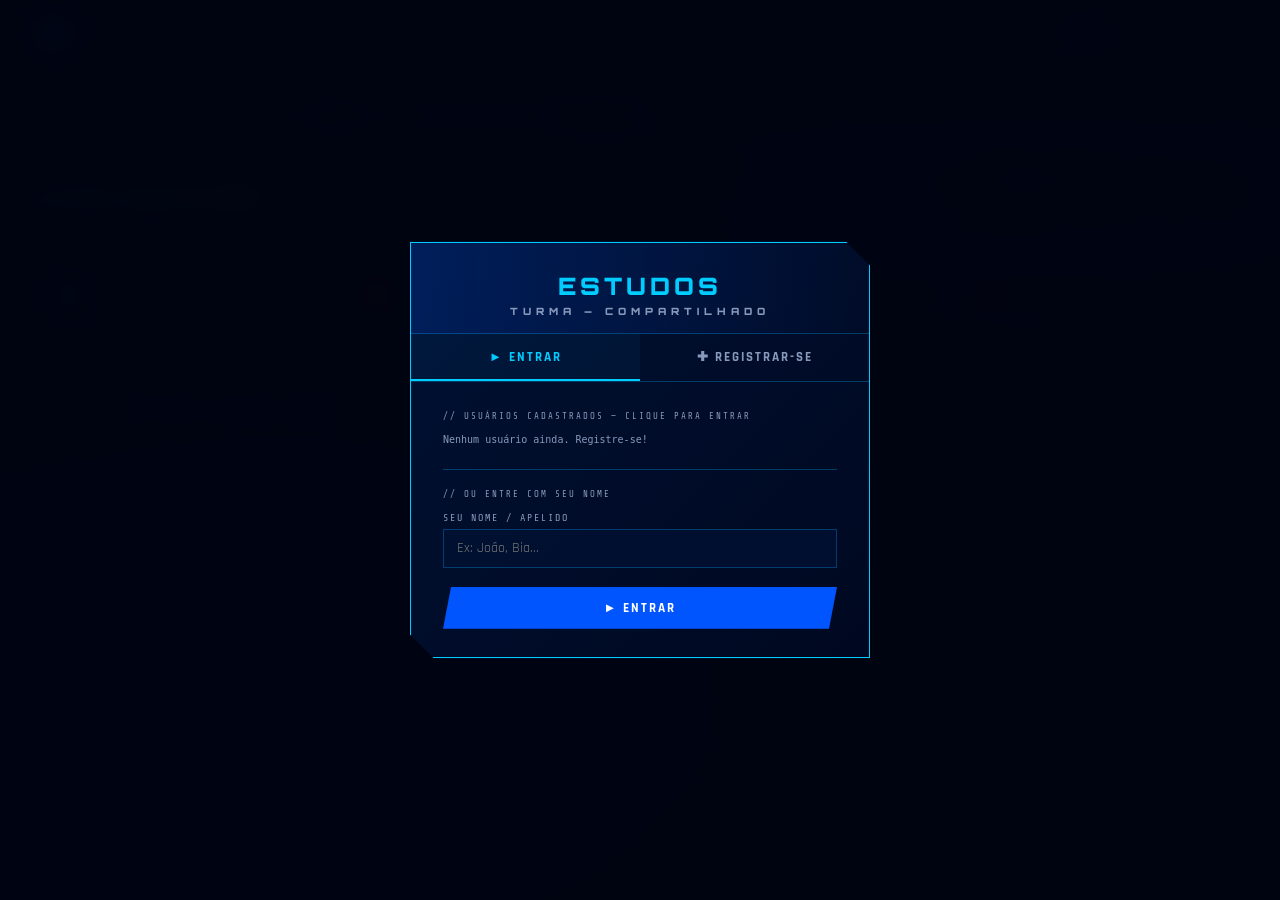
<file: index (2).html>
<!DOCTYPE html>
<html lang="pt-BR">
<head>
    <meta charset="UTF-8">
    <meta name="viewport" content="width=device-width, initial-scale=1.0">
    <title>Estudos — Turma Compartilhado</title>
    <link href="https://fonts.googleapis.com/css2?family=Rajdhani:wght@300;400;500;600;700&family=Orbitron:wght@400;700;900&family=Share+Tech+Mono&display=swap" rel="stylesheet">
    <style>
        :root {
            --blue-bright: #0055ff;
            --blue-cyan: #00ccff;
            --blue-glow: #33aaff;
            --white: #e8f4ff;
            --grey: #8899bb;
            --dark: #000820;
            --accent-red: #ff3344;
            --accent-pink: #ff88aa;
            --accent-green: #00ff88;
            --card-bg: rgba(0, 17, 51, 0.85);
            --border: rgba(0, 170, 255, 0.3);
        }
        * { margin: 0; padding: 0; box-sizing: border-box; }
        body { font-family: 'Rajdhani', sans-serif; background: var(--dark); color: var(--white); min-height: 100vh; overflow-x: hidden; }

        /* ── BG ── */
        .bg-layer { position: fixed; inset: 0; z-index: 0; background: radial-gradient(ellipse 80% 60% at 20% 80%, rgba(0,50,200,.4) 0%,transparent 60%), radial-gradient(ellipse 60% 40% at 80% 20%, rgba(0,100,255,.2) 0%,transparent 50%), linear-gradient(160deg,#000820 0%,#001133 40%,#000a22 100%); }
        .scanlines { position: fixed; inset: 0; z-index: 3; pointer-events: none; background: repeating-linear-gradient(0deg,transparent,transparent 2px,rgba(0,0,0,.06) 2px,rgba(0,0,0,.06) 4px); }
        .app { position: relative; z-index: 10; min-height: 100vh; display: flex; flex-direction: column; }

        /* ── AUTH SCREEN ── */
        #authScreen {
            position: fixed; inset: 0; z-index: 500;
            background: rgba(0,4,16,.97);
            display: flex; align-items: center; justify-content: center;
            padding: 1rem;
            backdrop-filter: blur(12px);
        }
        #authScreen.hidden { display: none; }
        .auth-box {
            background: linear-gradient(135deg,#001133,#000820);
            border: 1px solid var(--blue-cyan);
            width: 100%; max-width: 460px;
            clip-path: polygon(0 0,calc(100% - 24px) 0,100% 24px,100% 100%,24px 100%,0 calc(100% - 24px));
            box-shadow: 0 0 60px rgba(0,100,255,.4);
            animation: modal-in .3s ease;
            overflow: hidden;
        }
        .auth-header {
            padding: 1.8rem 2rem 1rem;
            background: linear-gradient(90deg,rgba(0,50,150,.4),transparent);
            border-bottom: 1px solid var(--border);
            text-align: center;
        }
        .auth-logo { font-family:'Orbitron',sans-serif; font-size:24px; font-weight:900; color:var(--blue-cyan); letter-spacing:4px; }
        .auth-logo span { color:var(--grey); font-size:10px; display:block; letter-spacing:5px; margin-top:4px; }
        .auth-tabs { display: flex; border-bottom: 1px solid var(--border); }
        .auth-tab {
            flex: 1; padding: .9rem; background: none; border: none;
            font-family:'Rajdhani',sans-serif; font-size:13px; font-weight:700;
            letter-spacing:2px; text-transform:uppercase; cursor:pointer;
            color:var(--grey); transition: all .2s;
            border-bottom: 2px solid transparent;
        }
        .auth-tab.active { color:var(--blue-cyan); border-bottom-color:var(--blue-cyan); background:rgba(0,170,255,.05); }
        .auth-body { padding: 1.8rem 2rem; }
        .auth-form { display: none; }
        .auth-form.active { display: block; }

        /* Avatar picker */
        .avatar-picker { display:flex; flex-direction:column; align-items:center; gap:.8rem; margin-bottom:1.4rem; }
        .avatar-preview {
            width: 80px; height: 80px; border-radius: 50%;
            border: 2px solid var(--border);
            background: rgba(0,17,51,.8);
            display: flex; align-items: center; justify-content: center;
            font-size: 32px; cursor: pointer;
            transition: border-color .2s, box-shadow .2s;
            overflow: hidden; position: relative;
        }
        .avatar-preview:hover { border-color: var(--blue-cyan); box-shadow: 0 0 16px rgba(0,200,255,.3); }
        .avatar-preview img { width:100%; height:100%; object-fit:cover; }
        .avatar-hint { font-family:'Share Tech Mono',monospace; font-size:9px; color:var(--grey); letter-spacing:2px; }
        #avatarInput { display:none; }

        .form-group { margin-bottom: 1.2rem; }
        .form-label { font-family:'Share Tech Mono',monospace; font-size:10px; letter-spacing:2px; color:var(--grey); text-transform:uppercase; display:block; margin-bottom:6px; }
        .form-input { width:100%; background:rgba(0,17,51,.8); border:1px solid var(--border); color:var(--white); font-family:'Rajdhani',sans-serif; font-size:14px; padding:.6rem .8rem; outline:none; transition:border-color .2s; }
        .form-input:focus { border-color: var(--blue-cyan); }
        .auth-error { font-family:'Share Tech Mono',monospace; font-size:10px; color:var(--accent-red); letter-spacing:1px; margin-bottom:1rem; display:none; }
        .auth-error.show { display:block; }
        .btn-primary { background:var(--blue-bright); border:none; color:#fff; font-family:'Rajdhani',sans-serif; font-size:13px; font-weight:700; letter-spacing:2px; text-transform:uppercase; padding:.8rem 1.5rem; cursor:pointer; transition:all .2s; clip-path:polygon(8px 0,100% 0,calc(100% - 8px) 100%,0 100%); width:100%; }
        .btn-primary:hover { background:var(--blue-cyan); box-shadow:0 0 20px rgba(0,200,255,.4); }

        /* Users list in login */
        .users-list-section { margin-bottom: 1.5rem; }
        .users-list-title { font-family:'Share Tech Mono',monospace; font-size:9px; color:var(--grey); letter-spacing:2px; text-transform:uppercase; margin-bottom:.8rem; }
        .users-grid { display:flex; flex-wrap:wrap; gap:.5rem; }
        .user-chip {
            display:flex; align-items:center; gap:.5rem;
            padding:.4rem .8rem .4rem .4rem;
            background:rgba(0,17,51,.8); border:1px solid var(--border);
            cursor:pointer; transition:all .2s;
            font-family:'Rajdhani',sans-serif; font-size:12px; font-weight:600; letter-spacing:1px;
        }
        .user-chip:hover { border-color:var(--blue-cyan); background:rgba(0,170,255,.1); }
        .user-chip .chip-avatar { width:26px; height:26px; border-radius:50%; overflow:hidden; display:flex; align-items:center; justify-content:center; font-size:14px; background:rgba(0,50,150,.6); flex-shrink:0; }
        .user-chip .chip-avatar img { width:100%; height:100%; object-fit:cover; }

        /* ── HEADER ── */
        header {
            padding: 0 2rem; border-bottom:1px solid var(--border);
            background:rgba(0,8,32,.92); backdrop-filter:blur(12px);
            position:sticky; top:0; z-index:100;
            display:flex; align-items:center; gap:2rem; flex-wrap:wrap;
        }
        .logo-block { display:flex; align-items:center; gap:1rem; padding:.8rem 2rem .8rem 0; border-right:1px solid var(--border); }
        .logo-icon { width:42px; height:42px; background:var(--blue-bright); clip-path:polygon(50% 0%,100% 25%,100% 75%,50% 100%,0% 75%,0% 25%); display:flex; align-items:center; justify-content:center; font-family:'Orbitron',sans-serif; font-size:12px; font-weight:900; color:#fff; animation:pulse-hex 3s ease-in-out infinite; }
        @keyframes pulse-hex { 0%,100%{box-shadow:0 0 10px var(--blue-bright)} 50%{box-shadow:0 0 30px var(--blue-cyan),0 0 60px rgba(0,170,255,.3)} }
        .logo-text { font-family:'Orbitron',sans-serif; font-size:11px; letter-spacing:3px; color:var(--blue-cyan); text-transform:uppercase; line-height:1.4; }
        .logo-text span { display:block; color:var(--grey); font-size:9px; letter-spacing:4px; }
        .main-nav { display:flex; gap:.3rem; }
        .main-nav button { background:none; border:none; color:var(--grey); font-family:'Rajdhani',sans-serif; font-size:13px; font-weight:600; letter-spacing:2px; text-transform:uppercase; cursor:pointer; padding:.6rem 1rem; position:relative; transition:color .2s; }
        .main-nav button::after { content:''; position:absolute; bottom:0; left:0; right:0; height:2px; background:var(--blue-cyan); transform:scaleX(0); transition:transform .2s; }
        .main-nav button:hover { color:var(--white); }
        .main-nav button.active { color:var(--blue-cyan); }
        .main-nav button.active::after { transform:scaleX(1); }

        /* Current user badge */
        .user-badge {
            margin-left:auto; display:flex; align-items:center; gap:.7rem;
            padding:.4rem .8rem; border:1px solid var(--border);
            background:rgba(0,17,51,.6); cursor:pointer; transition:all .2s;
        }
        .user-badge:hover { border-color:var(--blue-cyan); }
        .user-badge-avatar { width:28px; height:28px; border-radius:50%; overflow:hidden; display:flex; align-items:center; justify-content:center; font-size:16px; background:rgba(0,50,150,.8); flex-shrink:0; }
        .user-badge-avatar img { width:100%; height:100%; object-fit:cover; }
        .user-badge-name { font-family:'Share Tech Mono',monospace; font-size:10px; letter-spacing:1px; color:var(--blue-cyan); max-width:100px; overflow:hidden; text-overflow:ellipsis; white-space:nowrap; }
        .user-badge-logout { font-size:9px; color:var(--grey); letter-spacing:1px; font-family:'Share Tech Mono',monospace; }

        /* Online users panel */
        .online-strip {
            background:rgba(0,8,32,.9); border-bottom:1px solid rgba(0,170,255,.15);
            padding:.5rem 2rem; display:flex; align-items:center; gap:1rem; overflow-x:auto;
            scrollbar-width:none;
        }
        .online-strip::-webkit-scrollbar { display:none; }
        .online-label { font-family:'Share Tech Mono',monospace; font-size:9px; color:var(--grey); letter-spacing:2px; white-space:nowrap; }
        .online-avatars { display:flex; gap:.4rem; align-items:center; }
        .online-avatar-wrap { position:relative; }
        .online-avatar { width:28px; height:28px; border-radius:50%; overflow:hidden; border:2px solid transparent; display:flex; align-items:center; justify-content:center; font-size:14px; background:rgba(0,50,150,.8); transition:transform .2s; cursor:default; }
        .online-avatar:hover { transform:scale(1.15); }
        .online-avatar.is-me { border-color:var(--blue-cyan); box-shadow:0 0 8px rgba(0,200,255,.5); }
        .online-avatar img { width:100%; height:100%; object-fit:cover; }
        .online-dot { position:absolute; bottom:0; right:0; width:8px; height:8px; border-radius:50%; background:var(--accent-green); border:1px solid var(--dark); box-shadow:0 0 4px var(--accent-green); }
        .online-name-tip { position:absolute; bottom:calc(100% + 6px); left:50%; transform:translateX(-50%); background:rgba(0,17,51,.97); border:1px solid var(--border); padding:3px 8px; font-family:'Share Tech Mono',monospace; font-size:9px; white-space:nowrap; pointer-events:none; opacity:0; transition:opacity .2s; z-index:200; }
        .online-avatar-wrap:hover .online-name-tip { opacity:1; }

        /* db-status */
        .db-status { display:flex; align-items:center; gap:.5rem; padding:.8rem 0; }
        .db-dot { width:8px; height:8px; border-radius:50%; background:var(--grey); transition:background .3s; }
        .db-dot.online { background:#00ff88; box-shadow:0 0 8px #00ff88; animation:blink 2s infinite; }
        .db-dot.error { background:var(--accent-red); }
        @keyframes blink { 0%,100%{opacity:1} 50%{opacity:.4} }

        /* ── CATEGORY BAR ── */
        .category-bar { background:rgba(0,17,51,.95); border-bottom:1px solid var(--border); padding:0 2rem; display:flex; gap:0; align-items:center; overflow-x:auto; scrollbar-width:none; }
        .category-bar::-webkit-scrollbar { display:none; }
        .cat-label { font-family:'Share Tech Mono',monospace; font-size:10px; color:var(--grey); letter-spacing:2px; margin-right:1rem; white-space:nowrap; }
        .cat-btn { background:none; border:none; cursor:pointer; font-family:'Rajdhani',sans-serif; font-size:12px; font-weight:700; letter-spacing:2px; text-transform:uppercase; padding:.7rem 1.2rem; border-right:1px solid rgba(0,170,255,.1); transition:all .2s; white-space:nowrap; position:relative; }
        .cat-btn.avaliativa { color:#ffcc00; }
        .cat-btn.comum { color:var(--blue-cyan); }
        .cat-btn.apresentacao { color:var(--accent-pink); }
        .cat-btn.all-btn { color:var(--grey); }
        .cat-btn:hover,.cat-btn.active { background:rgba(0,170,255,.1); }
        .cat-btn .cnt { position:absolute; top:4px; right:4px; font-size:8px; font-family:'Share Tech Mono',monospace; background:rgba(0,170,255,.3); padding:1px 4px; border-radius:2px; }

        /* ── MAIN ── */
        main { flex:1; padding:2rem; max-width:1400px; width:100%; margin:0 auto; }
        .page-view { display:none; }
        .page-view.active { display:block; }

        .page-header { display:flex; align-items:flex-end; gap:1.5rem; margin-bottom:2rem; padding-bottom:1rem; border-bottom:1px solid var(--border); flex-wrap:wrap; }
        .page-title { font-family:'Orbitron',sans-serif; font-size:26px; font-weight:900; letter-spacing:4px; text-transform:uppercase; background:linear-gradient(90deg,var(--blue-cyan),var(--white)); -webkit-background-clip:text; -webkit-text-fill-color:transparent; }
        .page-title-sub { font-family:'Share Tech Mono',monospace; font-size:11px; color:var(--grey); letter-spacing:3px; margin-bottom:4px; }
        .page-date { font-family:'Share Tech Mono',monospace; font-size:11px; color:var(--grey); margin-left:auto; letter-spacing:2px; }

        .online-badge { display:inline-flex; align-items:center; gap:.4rem; font-family:'Share Tech Mono',monospace; font-size:9px; letter-spacing:2px; color:var(--accent-green); padding:.3rem .6rem; border:1px solid rgba(0,255,136,.3); background:rgba(0,255,136,.06); }
        .dot-sm { width:6px; height:6px; border-radius:50%; background:var(--accent-green); box-shadow:0 0 6px var(--accent-green); animation:blink 1.5s infinite; }

        /* ── STATS ── */
        .stats-bar { display:grid; grid-template-columns:repeat(4,1fr); gap:1rem; margin-bottom:2rem; }
        .stat-card { background:var(--card-bg); border:1px solid var(--border); padding:1rem 1.5rem; backdrop-filter:blur(8px); clip-path:polygon(0 0,calc(100% - 12px) 0,100% 12px,100% 100%,12px 100%,0 calc(100% - 12px)); transition:transform .2s,border-color .2s; }
        .stat-card:hover { transform:translateY(-2px); border-color:var(--blue-glow); }
        .stat-num { font-family:'Orbitron',sans-serif; font-size:28px; font-weight:900; color:var(--blue-cyan); line-height:1; }
        .stat-label { font-size:11px; letter-spacing:2px; color:var(--grey); text-transform:uppercase; margin-top:4px; }

        /* ── GRID ── */
        .subjects-grid { display:grid; grid-template-columns:repeat(auto-fill,minmax(340px,1fr)); gap:1.5rem; }
        .subject-card { background:var(--card-bg); border:1px solid var(--border); backdrop-filter:blur(12px); overflow:hidden; clip-path:polygon(0 0,calc(100% - 16px) 0,100% 16px,100% 100%,16px 100%,0 calc(100% - 16px)); transition:transform .3s,border-color .3s,box-shadow .3s; animation:card-in .4s ease both; }
        @keyframes card-in { from{opacity:0;transform:translateY(16px)} to{opacity:1;transform:translateY(0)} }
        .subject-card:hover { transform:translateY(-4px); border-color:rgba(0,200,255,.5); box-shadow:0 8px 32px rgba(0,100,255,.2); }
        .subject-header { display:flex; align-items:center; justify-content:space-between; padding:1rem 1.5rem; border-bottom:1px solid var(--border); background:linear-gradient(90deg,rgba(0,50,150,.5),transparent); }
        .subject-name { font-family:'Orbitron',sans-serif; font-size:12px; font-weight:700; letter-spacing:2px; color:var(--white); }
        .subject-code { font-family:'Share Tech Mono',monospace; font-size:10px; color:var(--blue-cyan); letter-spacing:2px; }
        .subject-count { font-family:'Share Tech Mono',monospace; font-size:11px; color:var(--grey); background:rgba(0,170,255,.1); padding:2px 8px; border:1px solid rgba(0,170,255,.2); }
        .subject-body { padding:1rem 1.5rem; }

        /* ── ACTIVITY ITEM ── */
        .activity-item { display:flex; align-items:flex-start; gap:.8rem; padding:.7rem 0; border-bottom:1px solid rgba(0,170,255,.08); animation:fade-in .3s ease; }
        @keyframes fade-in { from{opacity:0} to{opacity:1} }
        .activity-item:last-child { border-bottom:none; }
        .act-status { width:10px; height:10px; min-width:10px; border:2px solid var(--blue-cyan); margin-top:4px; cursor:pointer; transition:all .2s; clip-path:polygon(50% 0%,100% 25%,100% 75%,50% 100%,0% 75%,0% 25%); }
        .act-status.entregue { background:var(--blue-cyan); box-shadow:0 0 8px var(--blue-cyan); }
        .act-status.cancelada { background:var(--accent-red); border-color:var(--accent-red); }
        .act-info { flex:1; min-width:0; }
        .act-title { font-size:13px; font-weight:600; letter-spacing:1px; white-space:nowrap; overflow:hidden; text-overflow:ellipsis; cursor:pointer; transition:color .2s; }
        .act-title:hover { color:var(--blue-cyan); }
        .act-title.entregue { text-decoration:line-through; color:var(--grey); }
        .act-title.cancelada { text-decoration:line-through; color:var(--accent-red); opacity:.6; }
        .act-meta { display:flex; gap:.5rem; margin-top:3px; flex-wrap:wrap; align-items:center; }
        .act-tag { font-family:'Share Tech Mono',monospace; font-size:9px; letter-spacing:1px; padding:1px 6px; border:1px solid; }
        .act-tag.avaliativa { color:#ffcc00; border-color:rgba(255,204,0,.4); background:rgba(255,204,0,.08); }
        .act-tag.comum { color:var(--blue-cyan); border-color:rgba(0,200,255,.3); background:rgba(0,200,255,.05); }
        .act-tag.apresentacao { color:var(--accent-pink); border-color:rgba(255,136,170,.4); background:rgba(255,136,170,.08); }
        .act-date { font-family:'Share Tech Mono',monospace; font-size:9px; color:var(--grey); }

        /* Author mini avatar in activity */
        .act-author { display:flex; align-items:center; gap:.3rem; }
        .act-author-av { width:14px; height:14px; border-radius:50%; overflow:hidden; display:inline-flex; align-items:center; justify-content:center; font-size:8px; background:rgba(0,50,150,.8); flex-shrink:0; }
        .act-author-av img { width:100%; height:100%; object-fit:cover; }
        .act-author-name { font-family:'Share Tech Mono',monospace; font-size:9px; color:var(--accent-green); letter-spacing:1px; }

        .act-actions { display:flex; gap:.3rem; }
        .act-btn { background:none; border:1px solid; cursor:pointer; font-family:'Share Tech Mono',monospace; font-size:9px; letter-spacing:1px; padding:3px 6px; transition:all .2s; text-transform:uppercase; }
        .act-btn.entregar { color:var(--blue-cyan); border-color:rgba(0,200,255,.4); }
        .act-btn.entregar:hover { background:rgba(0,200,255,.15); }
        .act-btn.cancelar { color:var(--accent-red); border-color:rgba(255,51,68,.4); }
        .act-btn.cancelar:hover { background:rgba(255,51,68,.15); }
        .act-btn.resumo { color:var(--accent-pink); border-color:rgba(255,136,170,.4); }
        .act-btn.resumo:hover { background:rgba(255,136,170,.1); }

        .add-btn { display:flex; align-items:center; gap:.5rem; margin-top:1rem; background:none; border:1px dashed rgba(0,170,255,.3); width:100%; padding:.6rem; cursor:pointer; color:var(--grey); font-family:'Rajdhani',sans-serif; font-size:12px; font-weight:600; letter-spacing:2px; text-transform:uppercase; transition:all .2s; justify-content:center; }
        .add-btn:hover { border-color:var(--blue-cyan); color:var(--blue-cyan); background:rgba(0,170,255,.05); }
        .empty-state { text-align:center; padding:1.5rem; color:var(--grey); font-family:'Share Tech Mono',monospace; font-size:10px; letter-spacing:2px; }
        .loading-state { text-align:center; padding:1.5rem; color:var(--blue-cyan); font-family:'Share Tech Mono',monospace; font-size:10px; letter-spacing:2px; animation:blink 1s infinite; }

        /* ── LISTA TABLE ── */
        .lista-table { width:100%; border-collapse:collapse; font-size:12px; }
        .lista-table th { font-family:'Share Tech Mono',monospace; font-size:9px; letter-spacing:2px; color:var(--grey); text-transform:uppercase; padding:.8rem 1rem; border-bottom:1px solid var(--border); text-align:left; background:rgba(0,17,51,.6); white-space:nowrap; }
        .lista-table td { padding:.8rem 1rem; border-bottom:1px solid rgba(0,170,255,.06); vertical-align:middle; }
        .lista-table tr:hover td { background:rgba(0,17,51,.4); }

        /* ── MODALS ── */
        .modal-overlay { position:fixed; inset:0; z-index:1000; background:rgba(0,4,16,.9); backdrop-filter:blur(8px); display:flex; align-items:center; justify-content:center; padding:1rem; }
        .modal-overlay.hidden { display:none; }
        .modal { background:linear-gradient(135deg,#001133,#000820); border:1px solid var(--blue-cyan); width:100%; max-width:520px; clip-path:polygon(0 0,calc(100% - 24px) 0,100% 24px,100% 100%,24px 100%,0 calc(100% - 24px)); animation:modal-in .25s ease; box-shadow:0 0 60px rgba(0,100,255,.3); max-height:90vh; overflow-y:auto; }
        @keyframes modal-in { from{transform:scale(.95) translateY(-16px);opacity:0} to{transform:scale(1) translateY(0);opacity:1} }
        .modal-header { padding:1.5rem; border-bottom:1px solid var(--border); display:flex; align-items:center; justify-content:space-between; background:linear-gradient(90deg,rgba(0,50,150,.4),transparent); }
        .modal-title { font-family:'Orbitron',sans-serif; font-size:13px; font-weight:700; letter-spacing:3px; color:var(--blue-cyan); }
        .modal-close { background:none; border:1px solid rgba(255,51,68,.4); color:var(--accent-red); width:28px; height:28px; cursor:pointer; font-size:14px; display:flex; align-items:center; justify-content:center; transition:all .2s; }
        .modal-close:hover { background:rgba(255,51,68,.15); }
        .modal-body { padding:1.5rem; }
        .modal-footer { padding:1rem 1.5rem; border-top:1px solid var(--border); display:flex; justify-content:flex-end; gap:.8rem; }

        .form-group { margin-bottom:1.2rem; }
        .form-select { width:100%; background:rgba(0,17,51,.8); border:1px solid var(--border); color:var(--white); font-family:'Rajdhani',sans-serif; font-size:14px; padding:.6rem .8rem; outline:none; transition:border-color .2s; }
        .form-select:focus { border-color:var(--blue-cyan); }
        .form-select option { background:#001133; }
        .form-textarea { width:100%; background:rgba(0,17,51,.8); border:1px solid var(--border); color:var(--white); font-family:'Rajdhani',sans-serif; font-size:14px; padding:.6rem .8rem; outline:none; transition:border-color .2s; resize:vertical; min-height:80px; line-height:1.6; }
        .form-textarea:focus { border-color:var(--blue-cyan); }
        .form-row { display:grid; grid-template-columns:1fr 1fr; gap:1rem; }
        .btn-secondary { background:none; border:1px solid var(--border); color:var(--grey); font-family:'Rajdhani',sans-serif; font-size:13px; font-weight:600; letter-spacing:2px; text-transform:uppercase; padding:.7rem 1.2rem; cursor:pointer; transition:all .2s; }
        .btn-secondary:hover { border-color:var(--grey); color:var(--white); }
        .resumo-input { background:rgba(0,17,51,.8); border:1px solid var(--border); color:var(--white); font-family:'Rajdhani',sans-serif; font-size:13px; padding:.8rem; width:100%; outline:none; resize:vertical; min-height:100px; transition:border-color .2s; line-height:1.7; }
        .resumo-input:focus { border-color:var(--blue-cyan); }

        /* ── USUARIOS PAGE ── */
        .users-page-grid { display:grid; grid-template-columns:repeat(auto-fill,minmax(200px,1fr)); gap:1.2rem; }
        .user-card {
            background:var(--card-bg); border:1px solid var(--border);
            padding:1.5rem 1rem; text-align:center;
            clip-path:polygon(0 0,calc(100% - 12px) 0,100% 12px,100% 100%,12px 100%,0 calc(100% - 12px));
            transition:all .2s;
        }
        .user-card:hover { border-color:rgba(0,200,255,.5); transform:translateY(-2px); }
        .user-card-avatar { width:64px; height:64px; border-radius:50%; overflow:hidden; margin:0 auto .8rem; border:2px solid var(--border); display:flex; align-items:center; justify-content:center; font-size:28px; background:rgba(0,50,150,.6); }
        .user-card-avatar img { width:100%; height:100%; object-fit:cover; }
        .user-card-name { font-family:'Orbitron',sans-serif; font-size:11px; font-weight:700; letter-spacing:2px; color:var(--white); margin-bottom:.4rem; }
        .user-card-stats { font-family:'Share Tech Mono',monospace; font-size:9px; color:var(--grey); letter-spacing:1px; }
        .user-card-me { border-color:var(--blue-cyan); box-shadow:0 0 16px rgba(0,200,255,.2); }
        .user-card-me .user-card-name::after { content:' (você)'; color:var(--blue-cyan); }

        /* ── TOAST ── */
        .toast-container { position:fixed; bottom:2rem; right:2rem; z-index:9999; display:flex; flex-direction:column; gap:.5rem; }
        .toast { background:rgba(0,17,51,.97); border-left:3px solid var(--blue-cyan); padding:.8rem 1.2rem; backdrop-filter:blur(12px); font-family:'Share Tech Mono',monospace; font-size:11px; letter-spacing:1px; animation:toast-in .3s ease; min-width:260px; transition:opacity .5s; }
        @keyframes toast-in { from{transform:translateX(20px);opacity:0} to{transform:translateX(0);opacity:1} }
        .toast.success { border-color:var(--accent-green); color:var(--accent-green); }
        .toast.error { border-color:var(--accent-red); color:var(--accent-red); }
        .toast.info { border-color:var(--accent-pink); color:var(--accent-pink); }

        @media(max-width:768px){
            header{padding:0 1rem;gap:.8rem;}
            main{padding:1rem;}
            .stats-bar{grid-template-columns:repeat(2,1fr);}
            .form-row{grid-template-columns:1fr;}
            .user-badge-name{max-width:60px;}
        }
    </style>
</head>
<body>
<div class="bg-layer"></div>
<div class="scanlines"></div>

<!-- ══════════════ AUTH SCREEN ══════════════ -->
<div id="authScreen">
    <div class="auth-box">
        <div class="auth-header">
            <div class="auth-logo">ESTUDOS<span>TURMA — COMPARTILHADO</span></div>
        </div>
        <div class="auth-tabs">
            <button class="auth-tab active" onclick="switchAuthTab('login')">&#9658; ENTRAR</button>
            <button class="auth-tab" onclick="switchAuthTab('register')">&#10010; REGISTRAR-SE</button>
        </div>
        <div class="auth-body">

            <!-- LOGIN FORM -->
            <div class="auth-form active" id="loginForm">
                <div class="users-list-section">
                    <div class="users-list-title">// Usuários cadastrados — clique para entrar</div>
                    <div class="users-grid" id="loginUsersList"><span style="font-family:monospace;font-size:10px;color:var(--grey);">Carregando...</span></div>
                </div>
                <div style="border-top:1px solid var(--border);padding-top:1.2rem;margin-bottom:1.2rem;">
                    <div style="font-family:'Share Tech Mono',monospace;font-size:9px;color:var(--grey);letter-spacing:2px;margin-bottom:.8rem;">// OU ENTRE COM SEU NOME</div>
                    <div class="form-group">
                        <label class="form-label">Seu Nome / Apelido</label>
                        <input class="form-input" id="loginName" placeholder="Ex: João, Bia...">
                    </div>
                </div>
                <div class="auth-error" id="loginError"></div>
                <button class="btn-primary" onclick="doLogin()">&#9658; ENTRAR</button>
            </div>

            <!-- REGISTER FORM -->
            <div class="auth-form" id="registerForm">
                <div class="avatar-picker">
                    <div class="avatar-preview" onclick="document.getElementById('avatarInput').click()" id="avatarPreview">
                        <span id="avatarEmoji">👤</span>
                    </div>
                    <div class="avatar-hint">// CLIQUE PARA ADICIONAR FOTO</div>
                    <input type="file" id="avatarInput" accept="image/*" onchange="handleAvatarFile(this)">
                </div>
                <div class="form-group">
                    <label class="form-label">Nome / Apelido *</label>
                    <input class="form-input" id="regName" placeholder="Como quer ser chamado?">
                </div>
                <div class="auth-error" id="regError"></div>
                <button class="btn-primary" onclick="doRegister()">&#10010; CRIAR CONTA</button>
            </div>
        </div>
    </div>
</div>

<!-- ══════════════ MAIN APP ══════════════ -->
<div class="app">
    <header>
        <div class="logo-block">
            <div class="logo-icon">ES</div>
            <div class="logo-text">Estudos<span>Turma — Compartilhado</span></div>
        </div>
        <nav class="main-nav">
            <button class="active" onclick="showPage('dashboard')">Dashboard</button>
            <button onclick="showPage('materias')">Matérias</button>
            <button onclick="showPage('todas')">Atividades</button>
            <button onclick="showPage('usuarios')">Usuários</button>
        </nav>
        <div class="user-badge" onclick="doLogout()" title="Clique para sair">
            <div class="user-badge-avatar" id="headerAvatar">👤</div>
            <div>
                <div class="user-badge-name" id="headerName">—</div>
                <div class="user-badge-logout">SAIR &#x2715;</div>
            </div>
        </div>
        <div class="db-status">
            <div class="db-dot" id="dbDot"></div>
            <span id="dbLabel" style="font-family:'Share Tech Mono',monospace;font-size:10px;letter-spacing:1px;color:var(--grey)">OFFLINE</span>
        </div>
    </header>

    <!-- Online users strip -->
    <div class="online-strip" id="onlineStrip">
        <span class="online-label">// ONLINE:</span>
        <div class="online-avatars" id="onlineAvatars"></div>
    </div>

    <div class="category-bar">
        <span class="cat-label">// FILTRAR POR</span>
        <button class="cat-btn avaliativa" data-cat="avaliativa" onclick="filterCategory('avaliativa')">&#9658; Avaliativa<span class="cnt" id="cnt-avaliativa"></span></button>
        <button class="cat-btn comum" data-cat="comum" onclick="filterCategory('comum')">&#9658; Comum<span class="cnt" id="cnt-comum"></span></button>
        <button class="cat-btn apresentacao" data-cat="apresentacao" onclick="filterCategory('apresentacao')">&#9658; Apresentação<span class="cnt" id="cnt-apresentacao"></span></button>
        <button class="cat-btn all-btn active" data-cat="all" onclick="filterCategory('all')">&#9658; Todas</button>
    </div>

    <main>
        <!-- DASHBOARD -->
        <div id="page-dashboard" class="page-view active">
            <div class="page-header">
                <div>
                    <div class="page-title-sub">// SISTEMA ACADÊMICO COMPARTILHADO</div>
                    <div class="page-title">DASHBOARD</div>
                </div>
                <div style="margin-left:auto;display:flex;flex-direction:column;align-items:flex-end;gap:.4rem;">
                    <span class="online-badge"><span class="dot-sm"></span><span id="syncLabel">SINCRONIZANDO...</span></span>
                    <div class="page-date" id="currentDate"></div>
                </div>
            </div>
            <div class="stats-bar">
                <div class="stat-card"><div class="stat-num" id="stat-total">0</div><div class="stat-label">Total de Atividades</div></div>
                <div class="stat-card"><div class="stat-num" id="stat-pendentes" style="color:#ffcc00;">0</div><div class="stat-label">Pendentes</div></div>
                <div class="stat-card"><div class="stat-num" id="stat-entregues" style="color:#00ff88;">0</div><div class="stat-label">Entregues</div></div>
                <div class="stat-card"><div class="stat-num" id="stat-canceladas" style="color:var(--accent-red);">0</div><div class="stat-label">Canceladas</div></div>
            </div>
            <div id="dashboard-grid" class="subjects-grid"><div class="loading-state">// CARREGANDO ATIVIDADES DA TURMA...</div></div>
        </div>

        <!-- MATÉRIAS -->
        <div id="page-materias" class="page-view">
            <div class="page-header"><div><div class="page-title-sub">// TODAS AS MATÉRIAS</div><div class="page-title">MATÉRIAS</div></div></div>
            <div id="materias-grid" class="subjects-grid"></div>
        </div>

        <!-- TODAS AS ATIVIDADES -->
        <div id="page-todas" class="page-view">
            <div class="page-header">
                <div><div class="page-title-sub">// REGISTRO COMPLETO</div><div class="page-title">ATIVIDADES</div></div>
                <button class="add-btn" style="width:auto;padding:.5rem 1.2rem;margin:0;margin-left:auto;" onclick="openAddModal(null)">+ NOVA ATIVIDADE</button>
            </div>
            <div style="overflow-x:auto;">
                <table class="lista-table">
                    <thead>
                        <tr>
                            <th>Status</th><th>Título</th><th>Matéria</th><th>Tipo</th>
                            <th>Entrega</th><th>Adicionado por</th><th>Resumo</th><th>Ações</th>
                        </tr>
                    </thead>
                    <tbody id="todas-tbody"></tbody>
                </table>
            </div>
        </div>

        <!-- USUÁRIOS -->
        <div id="page-usuarios" class="page-view">
            <div class="page-header">
                <div><div class="page-title-sub">// MEMBROS DA TURMA</div><div class="page-title">USUÁRIOS</div></div>
                <span id="usersCount" style="margin-left:auto;font-family:'Share Tech Mono',monospace;font-size:10px;color:var(--grey);">0 cadastrados</span>
            </div>
            <div id="users-page-grid" class="users-page-grid"></div>
        </div>
    </main>
</div>

<!-- ADD MODAL -->
<div class="modal-overlay hidden" id="addModal">
    <div class="modal">
        <div class="modal-header"><span class="modal-title">// NOVA ATIVIDADE</span><button class="modal-close" onclick="closeModal('addModal')">&#x2715;</button></div>
        <div class="modal-body">
            <div class="form-group"><label class="form-label">Título da Atividade</label><input class="form-input" id="inp-titulo" placeholder="Ex: Trabalho sobre SQL..."></div>
            <div class="form-row">
                <div class="form-group"><label class="form-label">Matéria</label><select class="form-select" id="inp-materia"></select></div>
                <div class="form-group"><label class="form-label">Tipo</label><select class="form-select" id="inp-tipo">
                    <option value="comum">Atividade Comum</option>
                    <option value="avaliativa">Atividade Avaliativa</option>
                    <option value="apresentacao">Apresentação</option>
                </select></div>
            </div>
            <div class="form-row">
                <div class="form-group"><label class="form-label">Data de Entrega</label><input class="form-input" id="inp-data" type="date"></div>
                <div class="form-group"><label class="form-label">Valor (pts)</label><input class="form-input" id="inp-valor" type="number" placeholder="10"></div>
            </div>
            <div class="form-group"><label class="form-label">Resumo / Descrição</label><textarea class="form-textarea" id="inp-resumo" placeholder="Descreva a atividade..."></textarea></div>
        </div>
        <div class="modal-footer"><button class="btn-secondary" onclick="closeModal('addModal')">CANCELAR</button><button class="btn-primary" onclick="saveActivity()">REGISTRAR</button></div>
    </div>
</div>

<!-- RESUMO MODAL -->
<div class="modal-overlay hidden" id="resumoModal">
    <div class="modal">
        <div class="modal-header"><span class="modal-title" id="resumo-modal-title">// RESUMO</span><button class="modal-close" onclick="closeModal('resumoModal')">&#x2715;</button></div>
        <div class="modal-body">
            <div class="form-group"><label class="form-label">Atividade</label><div id="resumo-act-name" style="font-weight:700;color:var(--blue-cyan);letter-spacing:2px;margin-bottom:.5rem;font-size:15px;"></div></div>
            <div class="form-group"><label class="form-label">Matéria</label><div id="resumo-act-mat" style="color:var(--grey);font-family:'Share Tech Mono',monospace;font-size:11px;margin-bottom:.3rem;"></div></div>
            <div class="form-group"><label class="form-label">Adicionado por</label>
                <div style="display:flex;align-items:center;gap:.5rem;margin-bottom:.3rem;">
                    <div id="resumo-author-av" style="width:20px;height:20px;border-radius:50%;overflow:hidden;display:flex;align-items:center;justify-content:center;font-size:12px;background:rgba(0,50,150,.8);"></div>
                    <div id="resumo-act-author" style="color:#00ff88;font-family:'Share Tech Mono',monospace;font-size:11px;"></div>
                </div>
            </div>
            <div class="form-group"><label class="form-label">Resumo / Notas</label><textarea class="resumo-input" id="resumo-textarea" placeholder="Adicione suas notas sobre esta atividade..."></textarea></div>
        </div>
        <div class="modal-footer"><button class="btn-secondary" onclick="closeModal('resumoModal')">FECHAR</button><button class="btn-primary" onclick="saveResumo()">SALVAR</button></div>
    </div>
</div>

<div class="toast-container" id="toastContainer"></div>

<script>
// ══════════════════════════════════════════════
// DATA
// ══════════════════════════════════════════════
const MATERIAS = [
    {id:'bd',name:'Banco de Dados',code:'BD-01'},{id:'prog',name:'Programação',code:'PRG-02'},
    {id:'web',name:'Tec-Web',code:'WEB-03'},{id:'fil',name:'Filosofia',code:'FIL-04'},
    {id:'soc',name:'Sociologia',code:'SOC-05'},{id:'pv',name:'Projeto de Vida',code:'PV-06'},
    {id:'mat',name:'Matemática',code:'MAT-07'},{id:'mata',name:'Matemática Aplicada',code:'MATA-08'},
    {id:'art',name:'Artes',code:'ART-09'},{id:'amb',name:'Educação Ambiental',code:'AMB-10'},
    {id:'hist',name:'História',code:'HST-11'},{id:'geo',name:'Geografia',code:'GEO-12'},
    {id:'qui',name:'Química',code:'QUI-13'},{id:'bio',name:'Biologia',code:'BIO-14'},
    {id:'fis',name:'Física',code:'FIS-15'},
];

// Storage keys (shared = visible to all users)
const KEY_ACTS = 'turma_activities';
const KEY_USERS = 'turma_users';
const KEY_ONLINE = 'turma_online';

let activities = [];
let allUsers = {};        // {uid: {name, avatar, createdAt}}
let currentUser = null;   // {uid, name, avatar}
let currentFilter = 'all';
let editingResumoId = null;
let avatarDataUrl = null; // for register

// ── SESSION (local, not shared) ──
function loadSession() {
    const s = localStorage.getItem('p3r_session');
    return s ? JSON.parse(s) : null;
}
function saveSession(u) { localStorage.setItem('p3r_session', JSON.stringify(u)); }
function clearSession() { localStorage.removeItem('p3r_session'); }

// ── UTIL ──
function genId() { return Date.now().toString(36) + Math.random().toString(36).slice(2,6); }
function fmtDate(d) { if(!d) return '—'; const [y,m,day]=d.split('-'); return day+'/'+m+'/'+y; }
function toast(msg,type='info'){
    const c=document.getElementById('toastContainer');
    const t=document.createElement('div');
    t.className='toast '+type; t.textContent=msg; c.appendChild(t);
    setTimeout(()=>t.style.opacity='0',2500);
    setTimeout(()=>t.remove(),3000);
}

// ── SHARED STORAGE HELPERS ──
async function sharedGet(key) {
    try { const r = await window.storage.get(key, true); return r ? JSON.parse(r.value) : null; }
    catch(e) { return null; }
}
async function sharedSet(key, val) {
    try { await window.storage.set(key, JSON.stringify(val), true); return true; }
    catch(e) { return false; }
}

// ══════════════════════════════════════════════
// AUTH
// ══════════════════════════════════════════════
let regAvatarDataUrl = null;

function switchAuthTab(tab) {
    document.querySelectorAll('.auth-tab').forEach((b,i)=>b.classList.toggle('active',['login','register'][i]===tab));
    document.getElementById('loginForm').classList.toggle('active',tab==='login');
    document.getElementById('registerForm').classList.toggle('active',tab==='register');
}

async function loadLoginUsers() {
    const users = await sharedGet(KEY_USERS) || {};
    allUsers = users;
    const list = document.getElementById('loginUsersList');
    const arr = Object.values(users);
    if (!arr.length) { list.innerHTML = '<span style="font-family:monospace;font-size:10px;color:var(--grey)">Nenhum usuário ainda. Registre-se!</span>'; return; }
    list.innerHTML = arr.map(u => `
        <div class="user-chip" onclick="quickLogin('${u.uid}')">
            <div class="chip-avatar">${u.avatar ? `<img src="${u.avatar}">` : avatarEmoji(u.name)}</div>
            <span>${escHtml(u.name)}</span>
        </div>`).join('');
}

function avatarEmoji(name) {
    const emojis = ['👤','🧑','👩','🧑‍💻','👨‍🎓','👩‍🎓','🦊','🐺','🦁','🐯'];
    return emojis[name.charCodeAt(0) % emojis.length];
}
function escHtml(s) { return s.replace(/[&<>"]/g,c=>({'&':'&amp;','<':'&lt;','>':'&gt;','"':'&quot;'}[c])); }

async function quickLogin(uid) {
    const users = await sharedGet(KEY_USERS) || {};
    const u = users[uid];
    if (!u) { toast('Usuário não encontrado','error'); return; }
    currentUser = u;
    saveSession(u);
    enterApp();
}

async function doLogin() {
    const name = document.getElementById('loginName').value.trim();
    const err = document.getElementById('loginError');
    err.classList.remove('show');
    if (!name) { err.textContent='Informe seu nome'; err.classList.add('show'); return; }
    // find by name (case-insensitive)
    const users = await sharedGet(KEY_USERS) || {};
    const found = Object.values(users).find(u => u.name.toLowerCase() === name.toLowerCase());
    if (found) {
        currentUser = found;
        saveSession(found);
        enterApp();
    } else {
        // create on the fly without avatar
        const uid = genId();
        const newU = { uid, name, avatar: null, createdAt: Date.now() };
        users[uid] = newU;
        await sharedSet(KEY_USERS, users);
        currentUser = newU;
        saveSession(newU);
        allUsers = users;
        enterApp();
    }
}

function handleAvatarFile(input) {
    const file = input.files[0]; if (!file) return;
    const reader = new FileReader();
    reader.onload = e => {
        regAvatarDataUrl = e.target.result;
        const prev = document.getElementById('avatarPreview');
        prev.innerHTML = `<img src="${regAvatarDataUrl}" style="width:100%;height:100%;object-fit:cover;border-radius:50%;">`;
    };
    reader.readAsDataURL(file);
}

async function doRegister() {
    const name = document.getElementById('regName').value.trim();
    const err = document.getElementById('regError');
    err.classList.remove('show');
    if (!name) { err.textContent='Informe seu nome'; err.classList.add('show'); return; }
    const users = await sharedGet(KEY_USERS) || {};
    const dup = Object.values(users).find(u => u.name.toLowerCase() === name.toLowerCase());
    if (dup) { err.textContent='Esse nome já existe. Escolha outro ou faça login.'; err.classList.add('show'); return; }
    const uid = genId();
    const newU = { uid, name, avatar: regAvatarDataUrl || null, createdAt: Date.now() };
    users[uid] = newU;
    await sharedSet(KEY_USERS, users);
    currentUser = newU;
    saveSession(newU);
    allUsers = users;
    toast('Conta criada! Bem-vindo(a), '+name+'!','success');
    enterApp();
}

function doLogout() {
    if (!confirm('Sair da conta?')) return;
    removeOnline();
    clearSession();
    currentUser = null;
    document.getElementById('authScreen').classList.remove('hidden');
    loadLoginUsers();
}

function enterApp() {
    document.getElementById('authScreen').classList.add('hidden');
    updateHeaderUser();
    markOnline();
    loadActivities();
    loadAllUsers();
    startSyncLoop();
}

// ══════════════════════════════════════════════
// ONLINE PRESENCE
// ══════════════════════════════════════════════
async function markOnline() {
    if (!currentUser) return;
    let online = await sharedGet(KEY_ONLINE) || {};
    online[currentUser.uid] = { uid: currentUser.uid, name: currentUser.name, avatar: currentUser.avatar, ts: Date.now() };
    await sharedSet(KEY_ONLINE, online);
}
async function removeOnline() {
    if (!currentUser) return;
    let online = await sharedGet(KEY_ONLINE) || {};
    delete online[currentUser.uid];
    await sharedSet(KEY_ONLINE, online);
}
async function refreshOnline() {
    let online = await sharedGet(KEY_ONLINE) || {};
    // expire after 90s
    const now = Date.now();
    Object.keys(online).forEach(k => { if (now - online[k].ts > 90000) delete online[k]; });
    // keep current user fresh
    if (currentUser && online[currentUser.uid]) {
        online[currentUser.uid].ts = now;
        await sharedSet(KEY_ONLINE, online);
    }
    renderOnlineStrip(online);
}
function renderOnlineStrip(online) {
    const arr = Object.values(online);
    const el = document.getElementById('onlineAvatars');
    el.innerHTML = arr.map(u => `
        <div class="online-avatar-wrap">
            <div class="online-avatar ${u.uid === currentUser?.uid ? 'is-me' : ''}">
                ${u.avatar ? `<img src="${u.avatar}">` : avatarEmoji(u.name)}
            </div>
            <div class="online-dot"></div>
            <div class="online-name-tip">${escHtml(u.name)}${u.uid===currentUser?.uid?' (você)':''}</div>
        </div>`).join('');
    document.getElementById('syncLabel').textContent = arr.length + ' ONLINE AGORA';
    document.getElementById('dbDot').className = 'db-dot online';
    document.getElementById('dbLabel').textContent = 'SINCRONIZADO';
}

// ══════════════════════════════════════════════
// ACTIVITIES (shared)
// ══════════════════════════════════════════════
async function loadActivities() {
    const data = await sharedGet(KEY_ACTS);
    activities = data || [];
    render(); updateCounts();
}
async function saveActivities() {
    await sharedSet(KEY_ACTS, activities);
    render(); updateCounts();
}
async function loadAllUsers() {
    const u = await sharedGet(KEY_USERS);
    allUsers = u || {};
    renderUsersPage();
}

function openAddModal(mid) {
    const sel = document.getElementById('inp-materia');
    sel.innerHTML = MATERIAS.map(m=>`<option value="${m.id}"${m.id===mid?' selected':''}>${m.name}</option>`).join('');
    ['titulo','valor','resumo'].forEach(k=>document.getElementById('inp-'+k).value='');
    document.getElementById('inp-tipo').value='comum';
    document.getElementById('inp-data').value='';
    document.getElementById('addModal').classList.remove('hidden');
}
function closeModal(id) { document.getElementById(id).classList.add('hidden'); }

async function saveActivity() {
    const t = document.getElementById('inp-titulo').value.trim();
    if (!t) { toast('Informe o título','error'); return; }
    activities.push({
        id: genId(), titulo: t,
        materia: document.getElementById('inp-materia').value,
        tipo: document.getElementById('inp-tipo').value,
        data: document.getElementById('inp-data').value,
        valor: document.getElementById('inp-valor').value,
        resumo: document.getElementById('inp-resumo').value.trim(),
        status: 'pendente', createdAt: Date.now(),
        authorId: currentUser?.uid, authorName: currentUser?.name, authorAvatar: currentUser?.avatar
    });
    await saveActivities();
    closeModal('addModal');
    toast('Atividade registrada!','success');
}

function openResumoModal(id) {
    const act = activities.find(a=>a.id===id); if (!act) return;
    const mat = MATERIAS.find(m=>m.id===act.materia);
    editingResumoId = id;
    document.getElementById('resumo-modal-title').textContent = '// RESUMO — '+(mat?mat.code:act.materia);
    document.getElementById('resumo-act-name').textContent = act.titulo;
    document.getElementById('resumo-act-mat').textContent = mat?mat.name:act.materia;
    // author
    const authorAv = document.getElementById('resumo-author-av');
    if (act.authorAvatar) {
        authorAv.innerHTML = `<img src="${act.authorAvatar}" style="width:100%;height:100%;object-fit:cover;border-radius:50%;">`;
    } else {
        authorAv.textContent = act.authorName ? avatarEmoji(act.authorName) : '👤';
    }
    document.getElementById('resumo-act-author').textContent = act.authorName || 'Anônimo';
    document.getElementById('resumo-textarea').value = act.resumo || '';
    document.getElementById('resumoModal').classList.remove('hidden');
}
async function saveResumo() {
    const act = activities.find(a=>a.id===editingResumoId); if (!act) return;
    act.resumo = document.getElementById('resumo-textarea').value;
    await saveActivities();
    closeModal('resumoModal');
    toast('Resumo salvo!','info');
}

async function markEntregue(id) {
    const act = activities.find(a=>a.id===id); if (!act) return;
    act.status = act.status==='entregue'?'pendente':'entregue';
    await saveActivities();
    toast(act.status==='entregue'?'✓ Entregue!':'↩ Reaberta','success');
}
async function markCancelada(id) {
    const act = activities.find(a=>a.id===id); if (!act) return;
    if (act.status==='cancelada'){act.status='pendente';await saveActivities();toast('↩ Restaurada','info');return;}
    if (!confirm('Cancelar esta atividade?')) return;
    act.status='cancelada'; await saveActivities(); toast('✕ Cancelada','error');
}

// ══════════════════════════════════════════════
// RENDER
// ══════════════════════════════════════════════
function filterCategory(cat) {
    currentFilter = cat;
    document.querySelectorAll('.cat-btn').forEach(b=>b.classList.toggle('active',b.dataset.cat===cat));
    render();
}
function getFiltered() { return currentFilter==='all' ? activities : activities.filter(a=>a.tipo===currentFilter); }

function actHTML(act) {
    const typeLabel = act.tipo==='avaliativa'?'AVAL':act.tipo==='apresentacao'?'APRES':'COM';
    const avHtml = act.authorAvatar
        ? `<img src="${act.authorAvatar}">`
        : `<span>${act.authorName?avatarEmoji(act.authorName):'👤'}</span>`;
    return `<div class="activity-item">
        <div class="act-status ${act.status}" onclick="markEntregue('${act.id}')" title="Clique para marcar entrega"></div>
        <div class="act-info">
            <div class="act-title ${act.status}" onclick="openResumoModal('${act.id}')">${escHtml(act.titulo)}</div>
            <div class="act-meta">
                <span class="act-tag ${act.tipo}">${typeLabel}</span>
                ${act.data?`<span class="act-date">${fmtDate(act.data)}</span>`:''}
                ${act.authorName?`<span class="act-author"><span class="act-author-av">${avHtml}</span><span class="act-author-name">${escHtml(act.authorName)}</span></span>`:''}
            </div>
        </div>
        <div class="act-actions">
            <button class="act-btn entregar" onclick="markEntregue('${act.id}')" title="Entregar">&#10003;</button>
            <button class="act-btn resumo" onclick="openResumoModal('${act.id}')" title="Resumo">&#8801;</button>
            <button class="act-btn cancelar" onclick="markCancelada('${act.id}')" title="Cancelar">&#x2715;</button>
        </div>
    </div>`;
}

function renderCard(mat, acts, showAdd) {
    const filtered = acts.filter(a=>currentFilter==='all'||a.tipo===currentFilter);
    const pending = filtered.filter(a=>a.status==='pendente').length;
    return `<div class="subject-card">
        <div class="subject-header">
            <div><div class="subject-code">${mat.code}</div><div class="subject-name">${mat.name}</div></div>
            <div class="subject-count">${pending>0?pending+' PEND':filtered.length+' TOTAL'}</div>
        </div>
        <div class="subject-body">
            ${filtered.length===0?'<div class="empty-state">// SEM ATIVIDADES</div>':filtered.map(a=>actHTML(a)).join('')}
            ${showAdd?`<button class="add-btn" onclick="openAddModal('${mat.id}')">+ ADICIONAR ATIVIDADE</button>`:''}
        </div>
    </div>`;
}

function renderDashboard() {
    const filtered = getFiltered();
    const withActs = MATERIAS.filter(m=>filtered.some(a=>a.materia===m.id));
    const without = MATERIAS.filter(m=>!filtered.some(a=>a.materia===m.id)).slice(0,4);
    document.getElementById('dashboard-grid').innerHTML = [...withActs,...without].map(m=>renderCard(m,filtered.filter(a=>a.materia===m.id),true)).join('');
}
function renderMaterias() {
    const filtered = getFiltered();
    document.getElementById('materias-grid').innerHTML = MATERIAS.map(m=>renderCard(m,filtered.filter(a=>a.materia===m.id),true)).join('');
}
function renderTodas() {
    const filtered = getFiltered().slice().sort((a,b)=>b.createdAt-a.createdAt);
    const tbody = document.getElementById('todas-tbody');
    if (!filtered.length){tbody.innerHTML='<tr><td colspan="8" style="text-align:center;padding:2rem;color:var(--grey);font-family:monospace;font-size:11px;">// NENHUMA ATIVIDADE REGISTRADA</td></tr>';return;}
    tbody.innerHTML = filtered.map(act=>{
        const mat=MATERIAS.find(m=>m.id===act.materia);
        const sc=act.status==='entregue'?'#00ff88':act.status==='cancelada'?'var(--accent-red)':'#ffcc00';
        const sl=act.status==='entregue'?'ENTREGUE':act.status==='cancelada'?'CANCELADA':'PENDENTE';
        const avHtml = act.authorAvatar?`<img src="${act.authorAvatar}" style="width:100%;height:100%;object-fit:cover;border-radius:50%;">`:`<span style="font-size:12px;">${act.authorName?avatarEmoji(act.authorName):'👤'}</span>`;
        return `<tr>
            <td><span style="font-family:monospace;font-size:10px;color:${sc};letter-spacing:1px;">${sl}</span></td>
            <td style="font-weight:600;">${escHtml(act.titulo)}</td>
            <td style="font-family:monospace;font-size:10px;color:var(--blue-cyan);">${mat?mat.code:act.materia}</td>
            <td><span class="act-tag ${act.tipo}" style="font-size:9px;">${act.tipo.toUpperCase()}</span></td>
            <td style="font-family:monospace;font-size:10px;color:var(--grey);">${act.data?fmtDate(act.data):'—'}</td>
            <td><div style="display:flex;align-items:center;gap:.4rem;">
                <div style="width:20px;height:20px;border-radius:50%;overflow:hidden;display:flex;align-items:center;justify-content:center;background:rgba(0,50,150,.8);flex-shrink:0;">${avHtml}</div>
                <span style="font-family:monospace;font-size:10px;color:#00ff88;">${act.authorName?escHtml(act.authorName):'—'}</span>
            </div></td>
            <td>${act.resumo?`<span style="color:var(--blue-cyan);font-size:11px;cursor:pointer;" onclick="openResumoModal('${act.id}')">VER &#8801;</span>`:'<span style="color:var(--grey);font-size:10px;">—</span>'}</td>
            <td><div style="display:flex;gap:.3rem;">
                <button class="act-btn entregar" onclick="markEntregue('${act.id}')">&#10003;</button>
                <button class="act-btn resumo" onclick="openResumoModal('${act.id}')">&#8801;</button>
                <button class="act-btn cancelar" onclick="markCancelada('${act.id}')">&#x2715;</button>
            </div></td>
        </tr>`;
    }).join('');
}

function renderUsersPage() {
    const arr = Object.values(allUsers);
    document.getElementById('usersCount').textContent = arr.length + ' cadastrado' + (arr.length!==1?'s':'');
    document.getElementById('users-page-grid').innerHTML = arr.length ? arr.map(u => {
        const myActs = activities.filter(a=>a.authorId===u.uid);
        const isMe = currentUser && u.uid === currentUser.uid;
        return `<div class="user-card ${isMe?'user-card-me':''}">
            <div class="user-card-avatar">${u.avatar?`<img src="${u.avatar}">`:(avatarEmoji(u.name))}</div>
            <div class="user-card-name">${escHtml(u.name)}</div>
            <div class="user-card-stats">${myActs.length} atividade${myActs.length!==1?'s':''} adicionada${myActs.length!==1?'s':''}</div>
        </div>`;
    }).join('') : '<div class="empty-state">// NENHUM USUÁRIO CADASTRADO</div>';
}

function updateStats() {
    document.getElementById('stat-total').textContent = activities.length;
    document.getElementById('stat-pendentes').textContent = activities.filter(a=>a.status==='pendente').length;
    document.getElementById('stat-entregues').textContent = activities.filter(a=>a.status==='entregue').length;
    document.getElementById('stat-canceladas').textContent = activities.filter(a=>a.status==='cancelada').length;
}
function updateCounts() {
    ['avaliativa','comum','apresentacao'].forEach(cat=>{
        const el=document.getElementById('cnt-'+cat);
        if(el){const n=activities.filter(a=>a.tipo===cat&&a.status==='pendente').length;el.textContent=n||'';}
    });
}
function render() { renderDashboard(); renderMaterias(); renderTodas(); renderUsersPage(); updateStats(); }

function updateHeaderUser() {
    if (!currentUser) return;
    document.getElementById('headerName').textContent = currentUser.name;
    const avEl = document.getElementById('headerAvatar');
    if (currentUser.avatar) {
        avEl.innerHTML = `<img src="${currentUser.avatar}" style="width:100%;height:100%;object-fit:cover;border-radius:50%;">`;
    } else {
        avEl.textContent = avatarEmoji(currentUser.name);
    }
}

function showPage(page) {
    document.querySelectorAll('.page-view').forEach(p=>p.classList.remove('active'));
    document.getElementById('page-'+page).classList.add('active');
    document.querySelectorAll('.main-nav button').forEach((b,i)=>{
        b.classList.toggle('active',['dashboard','materias','todas','usuarios'][i]===page);
    });
    render();
}

// ── SYNC LOOP ──
let syncInterval = null;
function startSyncLoop() {
    if (syncInterval) clearInterval(syncInterval);
    syncInterval = setInterval(async () => {
        const data = await sharedGet(KEY_ACTS);
        activities = data || [];
        await loadAllUsers();
        await refreshOnline();
        render(); updateCounts();
    }, 10000); // every 10s
    // immediate first refresh
    setTimeout(()=>refreshOnline(), 500);
}

// ── MODALS backdrop ──
document.querySelectorAll('.modal-overlay').forEach(o=>o.addEventListener('click',e=>{if(e.target===o)o.classList.add('hidden');}));
document.getElementById('currentDate').textContent = new Date().toLocaleDateString('pt-BR',{weekday:'short'}).toUpperCase()+' // '+new Date().toLocaleDateString('pt-BR');

// ══════════════════════════════════════════════
// BOOT
// ══════════════════════════════════════════════
(async function boot() {
    // Try resume session
    const sess = loadSession();
    if (sess) {
        currentUser = sess;
        enterApp();
    } else {
        await loadLoginUsers();
    }
})();
</script>
</body>
</html>
</file>
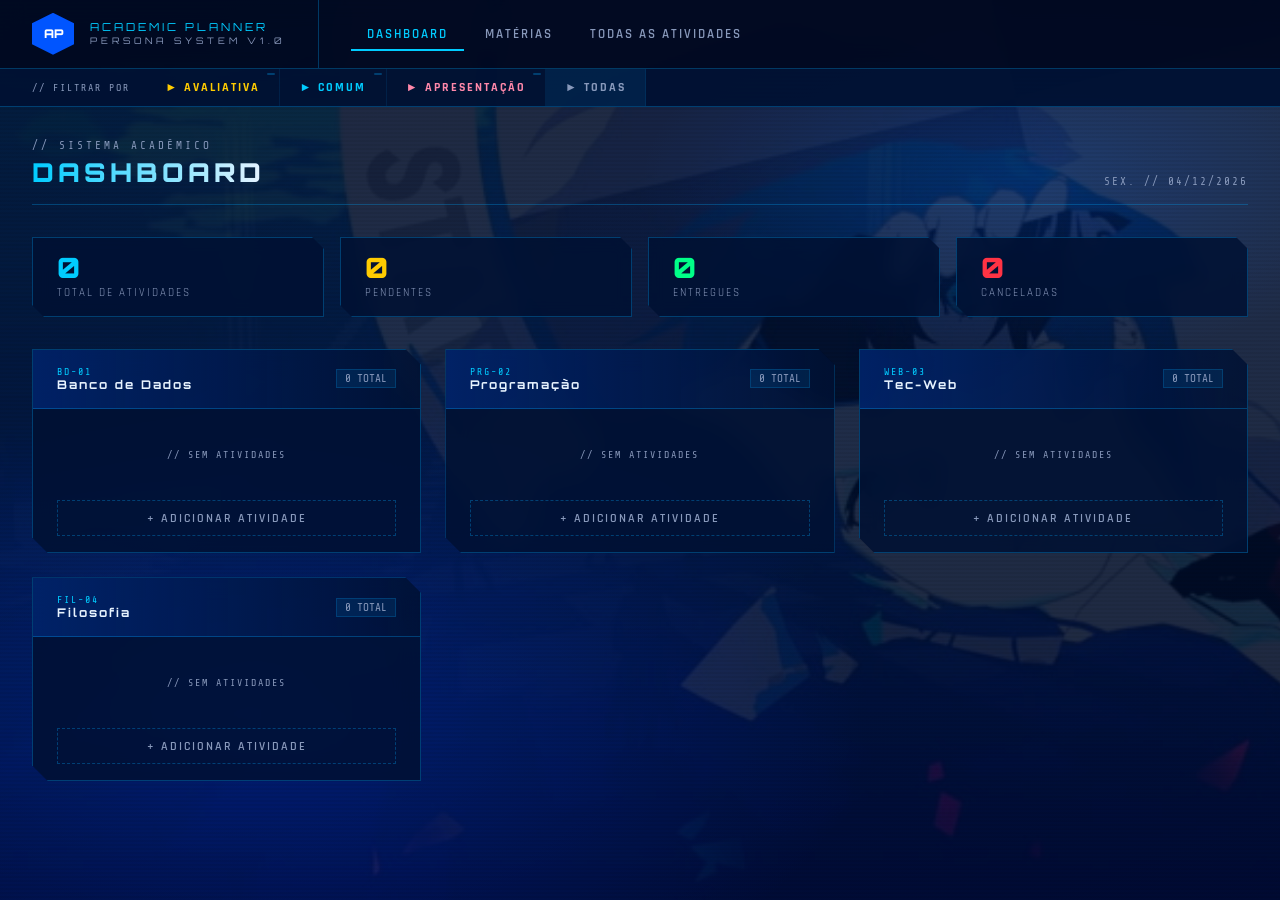
<file: index-1.html>
<!DOCTYPE html>
<html lang="pt-BR">
<head>
<meta charset="UTF-8">
<meta name="viewport" content="width=device-width, initial-scale=1.0">
<title>ACADEMIC PLANNER // P3R</title>
<link href="https://fonts.googleapis.com/css2?family=Rajdhani:wght@300;400;500;600;700&family=Orbitron:wght@400;700;900&family=Share+Tech+Mono&display=swap" rel="stylesheet">
<style>
:root {
  --blue-deep: #001133;
  --blue-mid: #003399;
  --blue-bright: #0055ff;
  --blue-cyan: #00ccff;
  --blue-glow: #33aaff;
  --white: #e8f4ff;
  --grey: #8899bb;
  --dark: #000820;
  --accent-red: #ff3344;
  --accent-pink: #ff88aa;
  --card-bg: rgba(0,17,51,0.85);
  --border: rgba(0,170,255,0.3);
}
* { margin:0; padding:0; box-sizing:border-box; }
body { font-family:'Rajdhani',sans-serif; background:var(--dark); color:var(--white); min-height:100vh; overflow-x:hidden; }
.bg-layer { position:fixed; inset:0; z-index:0; background:radial-gradient(ellipse 80% 60% at 20% 80%,rgba(0,50,200,0.4) 0%,transparent 60%),radial-gradient(ellipse 60% 40% at 80% 20%,rgba(0,100,255,0.2) 0%,transparent 50%),linear-gradient(160deg,#000820 0%,#001133 40%,#000a22 100%); }
.bg-img { position:fixed; inset:0; z-index:1; background-size:cover; background-position:center; opacity:0.12; transition:opacity 0.8s; }
.scanlines { position:fixed; inset:0; z-index:3; pointer-events:none; background:repeating-linear-gradient(0deg,transparent,transparent 2px,rgba(0,0,0,0.06) 2px,rgba(0,0,0,0.06) 4px); }
.app { position:relative; z-index:10; min-height:100vh; display:flex; flex-direction:column; }
header { padding:0 2rem; border-bottom:1px solid var(--border); background:rgba(0,8,32,0.92); backdrop-filter:blur(12px); position:sticky; top:0; z-index:100; display:flex; align-items:center; gap:2rem; flex-wrap:wrap; }
.logo-block { display:flex; align-items:center; gap:1rem; padding:0.8rem 2rem 0.8rem 0; border-right:1px solid var(--border); }
.logo-icon { width:42px; height:42px; background:var(--blue-bright); clip-path:polygon(50% 0%,100% 25%,100% 75%,50% 100%,0% 75%,0% 25%); display:flex; align-items:center; justify-content:center; font-family:'Orbitron',sans-serif; font-size:12px; font-weight:900; color:#fff; animation:pulse-hex 3s ease-in-out infinite; }
@keyframes pulse-hex { 0%,100%{box-shadow:0 0 10px var(--blue-bright);} 50%{box-shadow:0 0 30px var(--blue-cyan),0 0 60px rgba(0,170,255,0.3);} }
.logo-text { font-family:'Orbitron',sans-serif; font-size:11px; letter-spacing:3px; color:var(--blue-cyan); text-transform:uppercase; line-height:1.4; }
.logo-text span { display:block; color:var(--grey); font-size:9px; letter-spacing:4px; }
.main-nav { display:flex; gap:0.3rem; }
.main-nav button { background:none; border:none; color:var(--grey); font-family:'Rajdhani',sans-serif; font-size:13px; font-weight:600; letter-spacing:2px; text-transform:uppercase; cursor:pointer; padding:0.6rem 1rem; position:relative; transition:color 0.2s; }
.main-nav button::after { content:''; position:absolute; bottom:0; left:0; right:0; height:2px; background:var(--blue-cyan); transform:scaleX(0); transition:transform 0.2s; }
.main-nav button:hover { color:var(--white); }
.main-nav button.active { color:var(--blue-cyan); }
.main-nav button.active::after { transform:scaleX(1); }
.category-bar { background:rgba(0,17,51,0.95); border-bottom:1px solid var(--border); padding:0 2rem; display:flex; gap:0; align-items:center; overflow-x:auto; scrollbar-width:none; }
.category-bar::-webkit-scrollbar { display:none; }
.cat-label { font-family:'Share Tech Mono',monospace; font-size:10px; color:var(--grey); letter-spacing:2px; margin-right:1rem; white-space:nowrap; }
.cat-btn { background:none; border:none; cursor:pointer; font-family:'Rajdhani',sans-serif; font-size:12px; font-weight:700; letter-spacing:2px; text-transform:uppercase; padding:0.7rem 1.2rem; border-right:1px solid rgba(0,170,255,0.1); transition:all 0.2s; white-space:nowrap; position:relative; }
.cat-btn.avaliativa { color:#ffcc00; }
.cat-btn.comum { color:var(--blue-cyan); }
.cat-btn.apresentacao { color:var(--accent-pink); }
.cat-btn.all-btn { color:var(--grey); }
.cat-btn:hover,.cat-btn.active { background:rgba(0,170,255,0.1); }
.cat-btn .cnt { position:absolute; top:4px; right:4px; font-size:8px; font-family:'Share Tech Mono',monospace; background:rgba(0,170,255,0.3); padding:1px 4px; border-radius:2px; }
main { flex:1; padding:2rem; max-width:1400px; width:100%; margin:0 auto; }
.page-header { display:flex; align-items:flex-end; gap:1.5rem; margin-bottom:2rem; padding-bottom:1rem; border-bottom:1px solid var(--border); flex-wrap:wrap; }
.page-title { font-family:'Orbitron',sans-serif; font-size:26px; font-weight:900; letter-spacing:4px; text-transform:uppercase; background:linear-gradient(90deg,var(--blue-cyan),var(--white)); -webkit-background-clip:text; -webkit-text-fill-color:transparent; }
.page-title-sub { font-family:'Share Tech Mono',monospace; font-size:11px; color:var(--grey); letter-spacing:3px; margin-bottom:4px; }
.page-date { font-family:'Share Tech Mono',monospace; font-size:11px; color:var(--grey); margin-left:auto; letter-spacing:2px; }
.stats-bar { display:grid; grid-template-columns:repeat(4,1fr); gap:1rem; margin-bottom:2rem; }
.stat-card { background:var(--card-bg); border:1px solid var(--border); padding:1rem 1.5rem; backdrop-filter:blur(8px); clip-path:polygon(0 0,calc(100% - 12px) 0,100% 12px,100% 100%,12px 100%,0 calc(100% - 12px)); transition:transform 0.2s,border-color 0.2s; }
.stat-card:hover { transform:translateY(-2px); border-color:var(--blue-glow); }
.stat-num { font-family:'Orbitron',sans-serif; font-size:28px; font-weight:900; color:var(--blue-cyan); line-height:1; }
.stat-label { font-size:11px; letter-spacing:2px; color:var(--grey); text-transform:uppercase; margin-top:4px; }
.subjects-grid { display:grid; grid-template-columns:repeat(auto-fill,minmax(340px,1fr)); gap:1.5rem; }
.subject-card { background:var(--card-bg); border:1px solid var(--border); backdrop-filter:blur(12px); overflow:hidden; clip-path:polygon(0 0,calc(100% - 16px) 0,100% 16px,100% 100%,16px 100%,0 calc(100% - 16px)); transition:transform 0.3s,border-color 0.3s,box-shadow 0.3s; animation:card-in 0.4s ease both; }
@keyframes card-in { from{opacity:0;transform:translateY(16px);} to{opacity:1;transform:translateY(0);} }
.subject-card:hover { transform:translateY(-4px); border-color:rgba(0,200,255,0.5); box-shadow:0 8px 32px rgba(0,100,255,0.2); }
.subject-header { display:flex; align-items:center; justify-content:space-between; padding:1rem 1.5rem; border-bottom:1px solid var(--border); background:linear-gradient(90deg,rgba(0,50,150,0.5),transparent); }
.subject-name { font-family:'Orbitron',sans-serif; font-size:12px; font-weight:700; letter-spacing:2px; color:var(--white); }
.subject-code { font-family:'Share Tech Mono',monospace; font-size:10px; color:var(--blue-cyan); letter-spacing:2px; }
.subject-count { font-family:'Share Tech Mono',monospace; font-size:11px; color:var(--grey); background:rgba(0,170,255,0.1); padding:2px 8px; border:1px solid rgba(0,170,255,0.2); }
.subject-body { padding:1rem 1.5rem; }
.activity-item { display:flex; align-items:flex-start; gap:0.8rem; padding:0.7rem 0; border-bottom:1px solid rgba(0,170,255,0.08); animation:fade-in 0.3s ease; }
@keyframes fade-in { from{opacity:0;} to{opacity:1;} }
.activity-item:last-child { border-bottom:none; }
.act-status { width:10px; height:10px; min-width:10px; border:2px solid var(--blue-cyan); margin-top:4px; cursor:pointer; transition:all 0.2s; clip-path:polygon(50% 0%,100% 25%,100% 75%,50% 100%,0% 75%,0% 25%); }
.act-status.entregue { background:var(--blue-cyan); box-shadow:0 0 8px var(--blue-cyan); }
.act-status.cancelada { background:var(--accent-red); border-color:var(--accent-red); }
.act-info { flex:1; min-width:0; }
.act-title { font-size:13px; font-weight:600; letter-spacing:1px; white-space:nowrap; overflow:hidden; text-overflow:ellipsis; cursor:pointer; transition:color 0.2s; }
.act-title:hover { color:var(--blue-cyan); }
.act-title.entregue { text-decoration:line-through; color:var(--grey); }
.act-title.cancelada { text-decoration:line-through; color:var(--accent-red); opacity:0.6; }
.act-meta { display:flex; gap:0.5rem; margin-top:3px; flex-wrap:wrap; align-items:center; }
.act-tag { font-family:'Share Tech Mono',monospace; font-size:9px; letter-spacing:1px; padding:1px 6px; border:1px solid; }
.act-tag.avaliativa { color:#ffcc00; border-color:rgba(255,204,0,0.4); background:rgba(255,204,0,0.08); }
.act-tag.comum { color:var(--blue-cyan); border-color:rgba(0,200,255,0.3); background:rgba(0,200,255,0.05); }
.act-tag.apresentacao { color:var(--accent-pink); border-color:rgba(255,136,170,0.4); background:rgba(255,136,170,0.08); }
.act-date { font-family:'Share Tech Mono',monospace; font-size:9px; color:var(--grey); }
.act-actions { display:flex; gap:0.3rem; }
.act-btn { background:none; border:1px solid; cursor:pointer; font-family:'Share Tech Mono',monospace; font-size:9px; letter-spacing:1px; padding:3px 6px; transition:all 0.2s; text-transform:uppercase; }
.act-btn.entregar { color:var(--blue-cyan); border-color:rgba(0,200,255,0.4); }
.act-btn.entregar:hover { background:rgba(0,200,255,0.15); }
.act-btn.cancelar { color:var(--accent-red); border-color:rgba(255,51,68,0.4); }
.act-btn.cancelar:hover { background:rgba(255,51,68,0.15); }
.act-btn.resumo { color:var(--accent-pink); border-color:rgba(255,136,170,0.4); }
.act-btn.resumo:hover { background:rgba(255,136,170,0.1); }
.add-btn { display:flex; align-items:center; gap:0.5rem; margin-top:1rem; background:none; border:1px dashed rgba(0,170,255,0.3); width:100%; padding:0.6rem; cursor:pointer; color:var(--grey); font-family:'Rajdhani',sans-serif; font-size:12px; font-weight:600; letter-spacing:2px; text-transform:uppercase; transition:all 0.2s; justify-content:center; }
.add-btn:hover { border-color:var(--blue-cyan); color:var(--blue-cyan); background:rgba(0,170,255,0.05); }
.modal-overlay { position:fixed; inset:0; z-index:1000; background:rgba(0,4,16,0.9); backdrop-filter:blur(8px); display:flex; align-items:center; justify-content:center; padding:1rem; }
.modal-overlay.hidden { display:none; }
.modal { background:linear-gradient(135deg,#001133,#000820); border:1px solid var(--blue-cyan); width:100%; max-width:520px; clip-path:polygon(0 0,calc(100% - 24px) 0,100% 24px,100% 100%,24px 100%,0 calc(100% - 24px)); animation:modal-in 0.25s ease; box-shadow:0 0 60px rgba(0,100,255,0.3); max-height:90vh; overflow-y:auto; }
@keyframes modal-in { from{transform:scale(0.95) translateY(-16px);opacity:0;} to{transform:scale(1) translateY(0);opacity:1;} }
.modal-header { padding:1.5rem; border-bottom:1px solid var(--border); display:flex; align-items:center; justify-content:space-between; background:linear-gradient(90deg,rgba(0,50,150,0.4),transparent); }
.modal-title { font-family:'Orbitron',sans-serif; font-size:13px; font-weight:700; letter-spacing:3px; color:var(--blue-cyan); }
.modal-close { background:none; border:1px solid rgba(255,51,68,0.4); color:var(--accent-red); width:28px; height:28px; cursor:pointer; font-size:14px; display:flex; align-items:center; justify-content:center; transition:all 0.2s; }
.modal-close:hover { background:rgba(255,51,68,0.15); }
.modal-body { padding:1.5rem; }
.form-group { margin-bottom:1.2rem; }
.form-label { font-family:'Share Tech Mono',monospace; font-size:10px; letter-spacing:2px; color:var(--grey); text-transform:uppercase; display:block; margin-bottom:6px; }
.form-input,.form-select,.form-textarea { width:100%; background:rgba(0,17,51,0.8); border:1px solid var(--border); color:var(--white); font-family:'Rajdhani',sans-serif; font-size:14px; padding:0.6rem 0.8rem; outline:none; transition:border-color 0.2s; }
.form-input:focus,.form-select:focus,.form-textarea:focus { border-color:var(--blue-cyan); }
.form-select option { background:#001133; }
.form-textarea { resize:vertical; min-height:80px; line-height:1.6; }
.form-row { display:grid; grid-template-columns:1fr 1fr; gap:1rem; }
.modal-footer { padding:1rem 1.5rem; border-top:1px solid var(--border); display:flex; justify-content:flex-end; gap:0.8rem; }
.btn-primary { background:var(--blue-bright); border:none; color:#fff; font-family:'Rajdhani',sans-serif; font-size:13px; font-weight:700; letter-spacing:2px; text-transform:uppercase; padding:0.7rem 1.5rem; cursor:pointer; transition:all 0.2s; clip-path:polygon(8px 0,100% 0,calc(100% - 8px) 100%,0 100%); }
.btn-primary:hover { background:var(--blue-cyan); box-shadow:0 0 20px rgba(0,200,255,0.4); }
.btn-secondary { background:none; border:1px solid var(--border); color:var(--grey); font-family:'Rajdhani',sans-serif; font-size:13px; font-weight:600; letter-spacing:2px; text-transform:uppercase; padding:0.7rem 1.2rem; cursor:pointer; transition:all 0.2s; }
.btn-secondary:hover { border-color:var(--grey); color:var(--white); }
.resumo-input { background:rgba(0,17,51,0.8); border:1px solid var(--border); color:var(--white); font-family:'Rajdhani',sans-serif; font-size:13px; padding:0.8rem; width:100%; outline:none; resize:vertical; min-height:100px; transition:border-color 0.2s; line-height:1.7; }
.resumo-input:focus { border-color:var(--blue-cyan); }
.empty-state { text-align:center; padding:1.5rem; color:var(--grey); font-family:'Share Tech Mono',monospace; font-size:10px; letter-spacing:2px; }
.toast-container { position:fixed; bottom:2rem; right:2rem; z-index:9999; display:flex; flex-direction:column; gap:0.5rem; }
.toast { background:rgba(0,17,51,0.97); border-left:3px solid var(--blue-cyan); padding:0.8rem 1.2rem; backdrop-filter:blur(12px); font-family:'Share Tech Mono',monospace; font-size:11px; letter-spacing:1px; animation:toast-in 0.3s ease; min-width:260px; transition:opacity 0.5s; }
.toast.success { border-left-color:var(--blue-cyan); color:var(--blue-cyan); }
.toast.error { border-left-color:var(--accent-red); color:var(--accent-red); }
.toast.info { border-left-color:var(--accent-pink); color:var(--accent-pink); }
@keyframes toast-in { from{transform:translateX(100%);opacity:0;} to{transform:translateX(0);opacity:1;} }
.page-view { display:none; }
.page-view.active { display:block; }
.lista-table { width:100%; border-collapse:collapse; font-size:13px; }
.lista-table th { font-family:'Share Tech Mono',monospace; font-size:10px; letter-spacing:2px; color:var(--grey); text-align:left; padding:0.8rem 1rem; border-bottom:1px solid var(--border); text-transform:uppercase; background:rgba(0,17,51,0.5); }
.lista-table td { padding:0.8rem 1rem; border-bottom:1px solid rgba(0,170,255,0.07); vertical-align:middle; }
.lista-table tr:hover td { background:rgba(0,100,255,0.05); }
::-webkit-scrollbar { width:4px; height:4px; }
::-webkit-scrollbar-track { background:transparent; }
::-webkit-scrollbar-thumb { background:rgba(0,170,255,0.3); border-radius:2px; }
@media(max-width:768px) { .stats-bar{grid-template-columns:1fr 1fr;} .subjects-grid{grid-template-columns:1fr;} .form-row{grid-template-columns:1fr;} main{padding:1rem;} }
</style>
</head>
<body>
<div class="bg-layer"></div>
<div class="bg-img" id="bgImg0" style="background-image:url('[data-uri]');opacity:0.12;"></div>
<div class="bg-img" id="bgImg1" style="background-image:url('[data-uri]');opacity:0;"></div>
<div class="bg-img" id="bgImg2" style="background-image:url('[data-uri]');opacity:0;"></div>
<div class="scanlines"></div>
<div class="app">
  <header>
    <div class="logo-block">
      <div class="logo-icon">AP</div>
      <div class="logo-text">ACADEMIC PLANNER<span>PERSONA SYSTEM v1.0</span></div>
    </div>
    <nav class="main-nav">
      <button class="active" onclick="showPage('dashboard')">Dashboard</button>
      <button onclick="showPage('materias')">Matérias</button>
      <button onclick="showPage('todas')">Todas as Atividades</button>
    </nav>
  </header>
  <div class="category-bar">
    <span class="cat-label">// FILTRAR POR</span>
    <button class="cat-btn avaliativa" data-cat="avaliativa" onclick="filterCategory('avaliativa')">&#9658; Avaliativa<span class="cnt" id="cnt-avaliativa"></span></button>
    <button class="cat-btn comum" data-cat="comum" onclick="filterCategory('comum')">&#9658; Comum<span class="cnt" id="cnt-comum"></span></button>
    <button class="cat-btn apresentacao" data-cat="apresentacao" onclick="filterCategory('apresentacao')">&#9658; Apresentação<span class="cnt" id="cnt-apresentacao"></span></button>
    <button class="cat-btn all-btn active" data-cat="all" onclick="filterCategory('all')">&#9658; Todas</button>
  </div>
  <main>
    <div id="page-dashboard" class="page-view active">
      <div class="page-header">
        <div><div class="page-title-sub">// SISTEMA ACADÊMICO</div><div class="page-title">DASHBOARD</div></div>
        <div class="page-date" id="currentDate"></div>
      </div>
      <div class="stats-bar">
        <div class="stat-card"><div class="stat-num" id="stat-total">0</div><div class="stat-label">Total de Atividades</div></div>
        <div class="stat-card"><div class="stat-num" id="stat-pendentes" style="color:#ffcc00;">0</div><div class="stat-label">Pendentes</div></div>
        <div class="stat-card"><div class="stat-num" id="stat-entregues" style="color:#00ff88;">0</div><div class="stat-label">Entregues</div></div>
        <div class="stat-card"><div class="stat-num" id="stat-canceladas" style="color:var(--accent-red);">0</div><div class="stat-label">Canceladas</div></div>
      </div>
      <div id="dashboard-grid" class="subjects-grid"></div>
    </div>
    <div id="page-materias" class="page-view">
      <div class="page-header">
        <div><div class="page-title-sub">// TODAS AS MATÉRIAS</div><div class="page-title">MATÉRIAS</div></div>
      </div>
      <div id="materias-grid" class="subjects-grid"></div>
    </div>
    <div id="page-todas" class="page-view">
      <div class="page-header">
        <div><div class="page-title-sub">// REGISTRO COMPLETO</div><div class="page-title">ATIVIDADES</div></div>
        <button class="add-btn" style="width:auto;padding:0.5rem 1.2rem;margin:0;margin-left:auto;" onclick="openAddModal(null)">+ NOVA ATIVIDADE</button>
      </div>
      <div style="overflow-x:auto;">
        <table class="lista-table">
          <thead><tr><th>Status</th><th>Título</th><th>Matéria</th><th>Tipo</th><th>Entrega</th><th>Resumo</th><th>Ações</th></tr></thead>
          <tbody id="todas-tbody"></tbody>
        </table>
      </div>
    </div>
  </main>
</div>

<!-- ADD MODAL -->
<div class="modal-overlay hidden" id="addModal">
  <div class="modal">
    <div class="modal-header"><span class="modal-title">// NOVA ATIVIDADE</span><button class="modal-close" onclick="closeModal('addModal')">&#x2715;</button></div>
    <div class="modal-body">
      <div class="form-group"><label class="form-label">Título da Atividade</label><input class="form-input" id="inp-titulo" placeholder="Ex: Trabalho sobre SQL..."></div>
      <div class="form-row">
        <div class="form-group"><label class="form-label">Matéria</label><select class="form-select" id="inp-materia"></select></div>
        <div class="form-group"><label class="form-label">Tipo</label><select class="form-select" id="inp-tipo"><option value="comum">Atividade Comum</option><option value="avaliativa">Atividade Avaliativa</option><option value="apresentacao">Apresentação</option></select></div>
      </div>
      <div class="form-row">
        <div class="form-group"><label class="form-label">Data de Entrega</label><input class="form-input" id="inp-data" type="date"></div>
        <div class="form-group"><label class="form-label">Valor (pts)</label><input class="form-input" id="inp-valor" type="number" placeholder="10"></div>
      </div>
      <div class="form-group"><label class="form-label">Resumo / Descrição</label><textarea class="form-textarea" id="inp-resumo" placeholder="Descreva a atividade..."></textarea></div>
    </div>
    <div class="modal-footer"><button class="btn-secondary" onclick="closeModal('addModal')">CANCELAR</button><button class="btn-primary" onclick="saveActivity()">REGISTRAR</button></div>
  </div>
</div>

<!-- RESUMO MODAL -->
<div class="modal-overlay hidden" id="resumoModal">
  <div class="modal">
    <div class="modal-header"><span class="modal-title" id="resumo-modal-title">// RESUMO</span><button class="modal-close" onclick="closeModal('resumoModal')">&#x2715;</button></div>
    <div class="modal-body">
      <div class="form-group"><label class="form-label">Atividade</label><div id="resumo-act-name" style="font-weight:700;color:var(--blue-cyan);letter-spacing:2px;margin-bottom:0.5rem;font-size:15px;"></div></div>
      <div class="form-group"><label class="form-label">Matéria</label><div id="resumo-act-mat" style="color:var(--grey);font-family:Share Tech Mono,monospace;font-size:11px;margin-bottom:0.3rem;"></div></div>
      <div class="form-group"><label class="form-label">Resumo / Notas</label><textarea class="resumo-input" id="resumo-textarea" placeholder="Adicione suas notas sobre esta atividade..."></textarea></div>
    </div>
    <div class="modal-footer"><button class="btn-secondary" onclick="closeModal('resumoModal')">FECHAR</button><button class="btn-primary" onclick="saveResumo()">SALVAR</button></div>
  </div>
</div>

<div class="toast-container" id="toastContainer"></div>

<script>
const MATERIAS = [
  {id:'bd',name:'Banco de Dados',code:'BD-01'},
  {id:'prog',name:'Programação',code:'PRG-02'},
  {id:'web',name:'Tec-Web',code:'WEB-03'},
  {id:'fil',name:'Filosofia',code:'FIL-04'},
  {id:'soc',name:'Sociologia',code:'SOC-05'},
  {id:'pv',name:'Projeto de Vida',code:'PV-06'},
  {id:'mat',name:'Matemática',code:'MAT-07'},
  {id:'mata',name:'Matemática Aplicada',code:'MATA-08'},
  {id:'art',name:'Artes',code:'ART-09'},
  {id:'amb',name:'Educação Ambiental',code:'AMB-10'},
  {id:'hist',name:'História',code:'HST-11'},
  {id:'geo',name:'Geografia',code:'GEO-12'},
  {id:'qui',name:'Química',code:'QUI-13'},
  {id:'bio',name:'Biologia',code:'BIO-14'},
  {id:'fis',name:'Física',code:'FIS-15'},
];
let activities = JSON.parse(localStorage.getItem('p3r_acts')||'[]');
let currentFilter = 'all';
let editingResumoId = null;
let presetMateria = null;

function save(){localStorage.setItem('p3r_acts',JSON.stringify(activities));render();updateCounts();}
function genId(){return Date.now().toString(36)+Math.random().toString(36).slice(2,6);}

function openAddModal(mid){
  presetMateria=mid;
  const sel=document.getElementById('inp-materia');
  sel.innerHTML=MATERIAS.map(m=>'<option value="'+m.id+'"'+(m.id===mid?' selected':'')+'>'+m.name+'</option>').join('');
  ['titulo','valor','resumo'].forEach(k=>document.getElementById('inp-'+k).value='');
  document.getElementById('inp-tipo').value='comum';
  document.getElementById('inp-data').value='';
  document.getElementById('addModal').classList.remove('hidden');
}
function closeModal(id){document.getElementById(id).classList.add('hidden');}

function saveActivity(){
  const t=document.getElementById('inp-titulo').value.trim();
  if(!t){toast('Informe o título','error');return;}
  activities.push({id:genId(),titulo:t,materia:document.getElementById('inp-materia').value,tipo:document.getElementById('inp-tipo').value,data:document.getElementById('inp-data').value,valor:document.getElementById('inp-valor').value,resumo:document.getElementById('inp-resumo').value.trim(),status:'pendente',createdAt:Date.now()});
  save();closeModal('addModal');toast('Atividade registrada!','success');
}

function openResumoModal(id){
  const act=activities.find(a=>a.id===id);if(!act)return;
  const mat=MATERIAS.find(m=>m.id===act.materia);
  editingResumoId=id;
  document.getElementById('resumo-modal-title').textContent='// RESUMO — '+(mat?mat.code:act.materia);
  document.getElementById('resumo-act-name').textContent=act.titulo;
  document.getElementById('resumo-act-mat').textContent=mat?mat.name:act.materia;
  document.getElementById('resumo-textarea').value=act.resumo||'';
  document.getElementById('resumoModal').classList.remove('hidden');
}
function saveResumo(){
  const act=activities.find(a=>a.id===editingResumoId);if(!act)return;
  act.resumo=document.getElementById('resumo-textarea').value;
  save();closeModal('resumoModal');toast('Resumo salvo!','info');
}

function markEntregue(id){
  const act=activities.find(a=>a.id===id);if(!act)return;
  act.status=act.status==='entregue'?'pendente':'entregue';
  save();toast(act.status==='entregue'?'✓ Entregue!':'↩ Reaberta','success');
}
function markCancelada(id){
  const act=activities.find(a=>a.id===id);if(!act)return;
  if(act.status==='cancelada'){act.status='pendente';save();toast('↩ Restaurada','info');return;}
  if(!confirm('Cancelar esta atividade?'))return;
  act.status='cancelada';save();toast('✕ Cancelada','error');
}

function filterCategory(cat){
  currentFilter=cat;
  document.querySelectorAll('.cat-btn').forEach(b=>b.classList.toggle('active',b.dataset.cat===cat));
  render();
}

function getFiltered(){return currentFilter==='all'?activities:activities.filter(a=>a.tipo===currentFilter);}

function actHTML(act){
  const typeLabel=act.tipo==='avaliativa'?'AVAL':act.tipo==='apresentacao'?'APRES':'COM';
  return '<div class="activity-item"><div class="act-status '+act.status+'" onclick="markEntregue(\''+ act.id +'\')" title="Clique para marcar entrega"></div><div class="act-info"><div class="act-title '+act.status+'" onclick="openResumoModal(\''+ act.id +'\')">'+act.titulo+'</div><div class="act-meta"><span class="act-tag '+act.tipo+'">'+typeLabel+'</span>'+(act.data?'<span class="act-date">'+fmtDate(act.data)+'</span>':'')+'</div></div><div class="act-actions"><button class="act-btn entregar" onclick="markEntregue(\''+ act.id +'\')" title="Entregar">&#10003;</button><button class="act-btn resumo" onclick="openResumoModal(\''+ act.id +'\')" title="Resumo">&#8801;</button><button class="act-btn cancelar" onclick="markCancelada(\''+ act.id +'\')" title="Cancelar">&#x2715;</button></div></div>';
}

function renderCard(mat,acts,showAdd){
  const filtered=acts.filter(a=>currentFilter==='all'||a.tipo===currentFilter);
  const pending=filtered.filter(a=>a.status==='pendente').length;
  return '<div class="subject-card"><div class="subject-header"><div><div class="subject-code">'+mat.code+'</div><div class="subject-name">'+mat.name+'</div></div><div class="subject-count">'+(pending>0?pending+' PEND':filtered.length+' TOTAL')+'</div></div><div class="subject-body">'+(filtered.length===0?'<div class="empty-state">// SEM ATIVIDADES</div>':filtered.map(a=>actHTML(a)).join(''))+(showAdd?'<button class="add-btn" onclick="openAddModal(\''+ mat.id +'\')">+ ADICIONAR ATIVIDADE</button>':'')+'</div></div>';
}

function renderDashboard(){
  const filtered=getFiltered();
  const withActs=MATERIAS.filter(m=>filtered.some(a=>a.materia===m.id));
  const without=MATERIAS.filter(m=>!filtered.some(a=>a.materia===m.id)).slice(0,4);
  document.getElementById('dashboard-grid').innerHTML=[...withActs,...without].map(m=>renderCard(m,filtered.filter(a=>a.materia===m.id),true)).join('');
}
function renderMaterias(){
  const filtered=getFiltered();
  document.getElementById('materias-grid').innerHTML=MATERIAS.map(m=>renderCard(m,filtered.filter(a=>a.materia===m.id),true)).join('');
}
function renderTodas(){
  const filtered=getFiltered().slice().sort((a,b)=>b.createdAt-a.createdAt);
  const tbody=document.getElementById('todas-tbody');
  if(!filtered.length){tbody.innerHTML='<tr><td colspan="7" style="text-align:center;padding:2rem;color:var(--grey);font-family:monospace;font-size:11px;">// NENHUMA ATIVIDADE REGISTRADA</td></tr>';return;}
  tbody.innerHTML=filtered.map(act=>{
    const mat=MATERIAS.find(m=>m.id===act.materia);
    const sc=act.status==='entregue'?'#00ff88':act.status==='cancelada'?'var(--accent-red)':'#ffcc00';
    const sl=act.status==='entregue'?'ENTREGUE':act.status==='cancelada'?'CANCELADA':'PENDENTE';
    return '<tr><td><span style="font-family:monospace;font-size:10px;color:'+sc+';letter-spacing:1px;">'+sl+'</span></td><td style="font-weight:600;">'+act.titulo+'</td><td style="font-family:monospace;font-size:10px;color:var(--blue-cyan);">'+( mat?mat.code:act.materia)+'</td><td><span class="act-tag '+act.tipo+'" style="font-size:9px;">'+act.tipo.toUpperCase()+'</span></td><td style="font-family:monospace;font-size:10px;color:var(--grey);">'+( act.data?fmtDate(act.data):'—')+'</td><td>'+(act.resumo?'<span style="color:var(--blue-cyan);font-size:11px;cursor:pointer;" onclick="openResumoModal(\''+ act.id +'\')">VER &#8801;</span>':'<span style="color:var(--grey);font-size:10px;">—</span>')+'</td><td><div style="display:flex;gap:0.3rem;"><button class="act-btn entregar" onclick="markEntregue(\''+ act.id +'\')">&#10003;</button><button class="act-btn resumo" onclick="openResumoModal(\''+ act.id +'\')">&#8801;</button><button class="act-btn cancelar" onclick="markCancelada(\''+ act.id +'\')">&#x2715;</button></div></td></tr>';
  }).join('');
}

function updateStats(){
  document.getElementById('stat-total').textContent=activities.length;
  document.getElementById('stat-pendentes').textContent=activities.filter(a=>a.status==='pendente').length;
  document.getElementById('stat-entregues').textContent=activities.filter(a=>a.status==='entregue').length;
  document.getElementById('stat-canceladas').textContent=activities.filter(a=>a.status==='cancelada').length;
}
function updateCounts(){
  ['avaliativa','comum','apresentacao'].forEach(cat=>{
    const el=document.getElementById('cnt-'+cat);
    if(el){const n=activities.filter(a=>a.tipo===cat&&a.status==='pendente').length;el.textContent=n||'';}
  });
}
function render(){renderDashboard();renderMaterias();renderTodas();updateStats();}

function showPage(page){
  document.querySelectorAll('.page-view').forEach(p=>p.classList.remove('active'));
  document.getElementById('page-'+page).classList.add('active');
  document.querySelectorAll('.main-nav button').forEach((b,i)=>{
    b.classList.toggle('active',['dashboard','materias','todas'][i]===page);
  });
  const idx={dashboard:0,materias:1,todas:2}[page]||0;
  document.querySelectorAll('.bg-img').forEach((el,i)=>{el.style.opacity=i===idx?'0.12':'0';});
  render();
}

function toast(msg,type){
  const c=document.getElementById('toastContainer');
  const t=document.createElement('div');
  t.className='toast '+type; t.textContent=msg; c.appendChild(t);
  setTimeout(()=>t.style.opacity='0',2500);
  setTimeout(()=>t.remove(),3000);
}
function fmtDate(d){if(!d)return'—';const[y,m,day]=d.split('-');return day+'/'+m+'/'+y;}

document.querySelectorAll('.modal-overlay').forEach(o=>o.addEventListener('click',e=>{if(e.target===o)o.classList.add('hidden');}));

document.getElementById('currentDate').textContent=new Date().toLocaleDateString('pt-BR',{weekday:'short'}).toUpperCase()+' // '+new Date().toLocaleDateString('pt-BR');

render();updateCounts();
</script>
</body>
</html>
</file>
